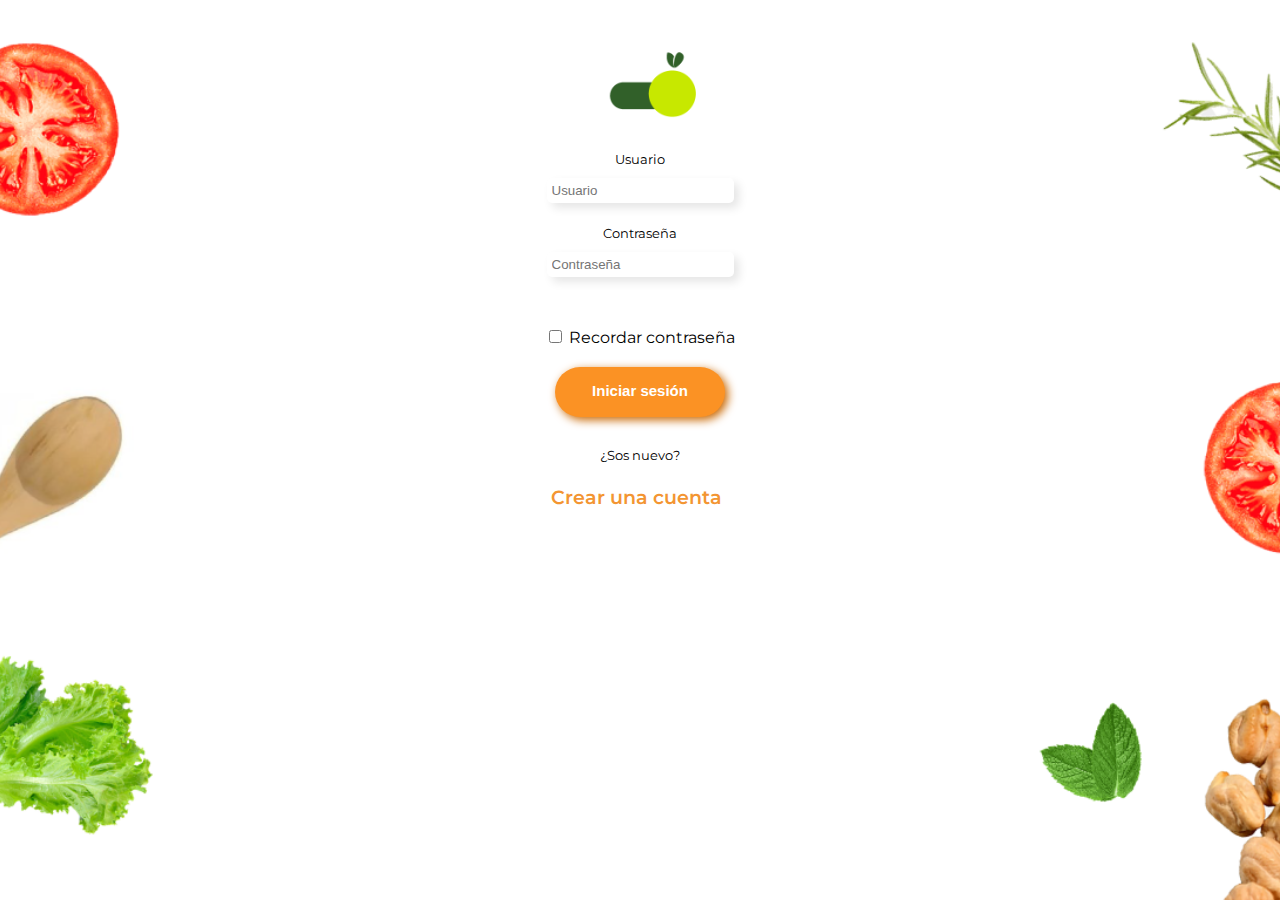
<file: iniciar-sesion.html>
<!doctype html>
<html>
<head>
<meta charset="utf-8">
<link rel="stylesheet" href= "style.css">
<link rel="icon" type="image/jpg" href="img/planner/Untitleda.png">
<title>Nutri-on</title>
</head>

<body>
	
	<div class="seccioniniciosesion">
	
	<div class="imagenfondo"> </div>
	
	<div id= "iconologo">
		<img src= "img/registro/icono-01.svg" width="100" height= "69" alt= "logo">
	</div>
	
	<main> 
		<section class= "formulario">
			<label class="datosregistro" for="usuario">Usuario</label>
			<form> 
				<input class= "tipear" type= "text" name="usuario" placeholder= "Usuario" id="usuario">
			</form>
			
			<label class="datosregistro" for= "contra">Contraseña</label>
			<form> 
				<input class= "tipear" type= "text" name= "contraseña" placeholder= "Contraseña" id="contra">
			</form>
		</section>
		
		<section class= "registro"> 
			<input type= "checkbox" name= "Recordar" id= "recordarme">
			<label for="recordarme"> Recordar contraseña </label>
		</section>
		
		<div class="inicioboton">
			<button class= "iniciarsesion"><a href="perfil-usuario.html"> <span>Iniciar sesión </span></a></button>
		</div>
		
		<section class= "crearcuenta">
			<a href="registrarse.html"><p>¿Sos nuevo?</p>
			<button> Crear una cuenta </button></a>
			
		</section>
		
	</main>
	</div>
	
</body>
</html>
</file>
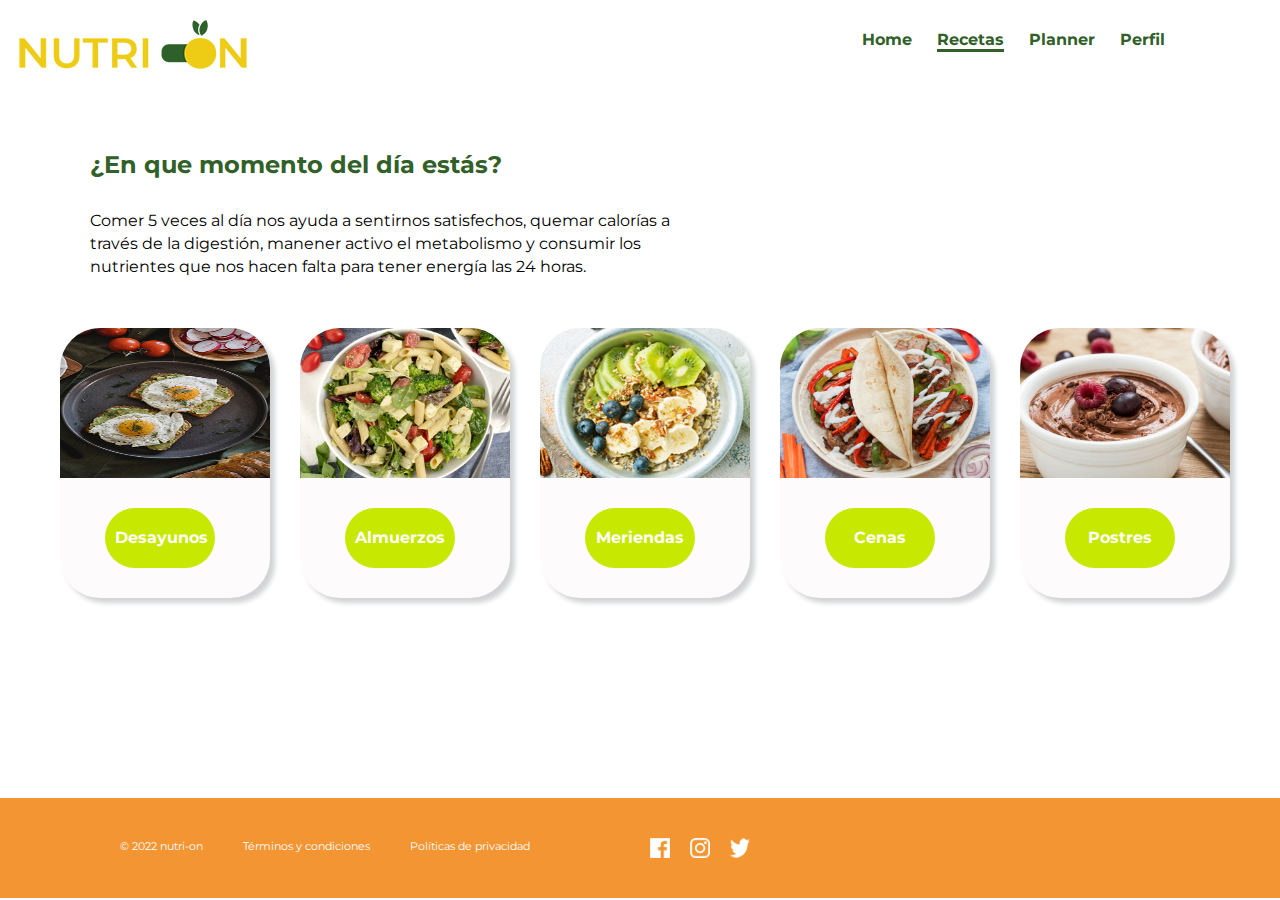
<file: momento-del-dia.html>
<!doctype html>
<html>
<head>
<meta charset="utf-8">
<title>Nutri-on</title>
	<link rel="stylesheet" href="style.css">
	<meta name="viewport" content="width=device-width, initial-scale=1.0">
	<link rel="icon" type="image/jpg" href="img/planner/Untitleda.png">
</head>

<body>
	<header>
		<img src="img/home/logoprincipal.png" width="236" height="53" alt="logo nutri-on"/>
		<nav class="botonera">
			<ul> 
				<li><a href="index.html">Home</a></li>
				<li><a class="click">Recetas</a></li>
				<li><a href="planner.html">Planner</a></li>
				<li><a>Perfil</a></li>
			</ul>
		</nav>
	
	</header>
	
	<main> 
		<section class="momentosdeldia">
			<h3> ¿En que momento del día estás?</h3>
			<p>Comer 5 veces al día nos ayuda a sentirnos satisfechos, quemar calorías a través de la digestión, manener activo el metabolismo y consumir los nutrientes que nos hacen falta para tener energía las 24 horas. </p>
		</section>
			
			
		<div class="cardsmomentos">
		<article class= "card">
			<img src="img/momento-del-dia/tostada.jpg" width="100" height="239" alt="avocado-toast"/>
			<p class="boton2"> <a href="todosdesayunos.html"> Desayunos</a></p>
		</article>
		
		<article class= "card">
			<img src="img/momento-del-dia/ensalada_pasta.jpeg" width="302" height="239" alt="ensalada"/>
			<p class="boton2">Almuerzos</p>
		</article>
		
		<article class= "card">
			<img src="img/momento-del-dia/bowl_frutas.png" width="302" height="239" alt="bowl-frutas"/>
			<p class="boton2">Meriendas</p>
		</article>
		
		<article class= "card">
			<img src="img/momento-del-dia/tacos.jpeg" width="302" height="239" alt="tacos"/>
			<p class="boton2">Cenas</p>
		</article>
		
		<article class= "card">
			<img src="img/momento-del-dia/mousse.jpg" width="302" height="239" alt="mousse"/>
			<p class="boton2">Postres</p>
		</article>
		</div>
	</main>
	
	<footer>
		<p>© 2022 nutri-on</p>
		<p>Términos y condiciones</p>
		<p>Políticas de privacidad</p>
		<div class="redessociales">
			<img src="img/home/facebook.png" width="20" height="20" alt="facebook">
			<img src="img/home/instagram.png" width="20" height="20" alt="instagram">
			<img src="img/home/twitter.png" width="20" height="20" alt="twitter">
		</div>
	</footer>
		
</body>
</html>
</file>
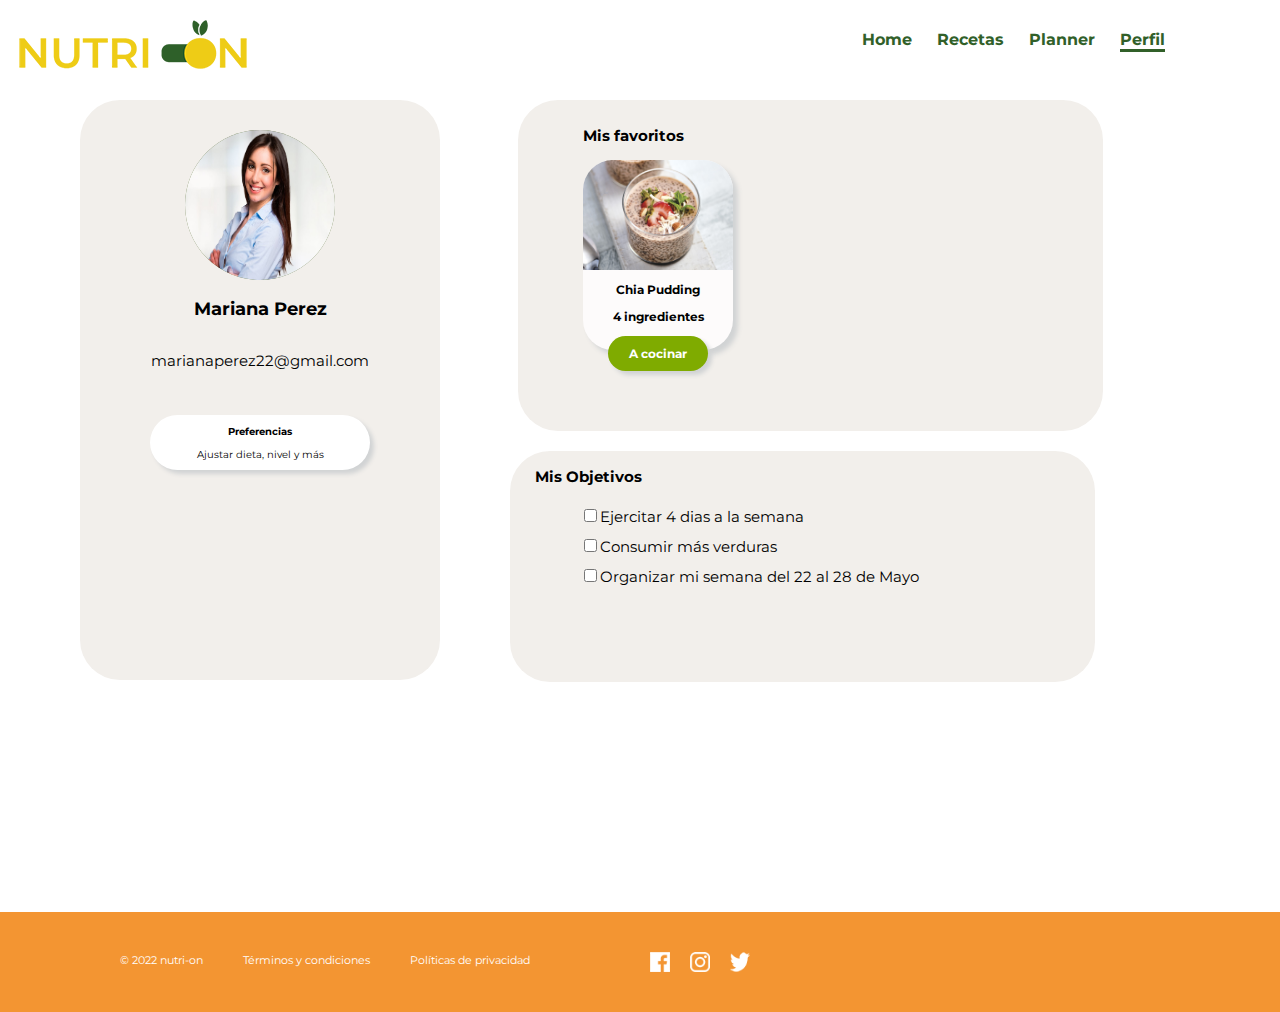
<file: perfil-usuario.html>
<!doctype html>
<html>
<head>
<meta charset="utf-8">
<title>Nutri-on</title>
<link href="style.css" rel="stylesheet" type="text/css">
<link rel="icon" type="image/png" href="img/planner/Untitleda.png">
</head>

<body>
	<header>
		<img src="img/home/logoprincipal.png" width="236" height="53" alt=""/>
		<nav class="botonera">
	  		<ul> 
				<li><a href="index.html">Home</a></li>
				<li><a href="momento-del-dia.html">Recetas</a></li>
				<li><a href="planner.html">Planner</a></li>
				<li><a class="click">Perfil</a></li>
	 		</ul>
		</nav>
	</header>
	
	<main>
		<section class="seccionperfil">
			<article class="tarjeta1">
				<div class="circulo">
					<img src="img/seccionperfil/imagen-perfil.jpg" width="150" height="150" alt="" class="imagenperfil"/>
				</div>
				
					<h3>Mariana Perez</h3>
					<p>marianaperez22@gmail.com</p>
				
				<div class="botonperfil">
					<b>Preferencias</b><p>Ajustar dieta, nivel y más</p>
				</div>
			</article>
			
			<div class="tarjetas">
			<article class="tarjeta2">
				<p class="misfavoritos">Mis favoritos</p>
				<div class="cardfavoritos">
					<img src="img/seccionperfil/pudin-de-chia.jpg" width="160" height="110" alt=""/>
					<p class="chia">Chia Pudding</p>
					<p class="4ingredientes">4 ingredientes</p>
					<div class="mover"><p class="botoncocinar3">A cocinar</p></div>
				</div>
			</article>
			<article class="tarjeta3">
				<p><b>Mis Objetivos</b></p>
						<ul>
							<li> <input type="checkbox">Ejercitar 4 dias a la semana</li>
							<li> <input type="checkbox">Consumir más verduras</li>
							<li> <input type="checkbox">Organizar mi semana del 22 al 28 de Mayo</li>
						</ul>
			
			</article>
			</div>
		</section>
	</main>
	
	
	<footer>
	  	<p>© 2022 nutri-on</p>
		<p>Términos y condiciones</p>
		<p>Políticas de privacidad</p>
		<div class="redessociales">
			<img src="img/home/facebook.png" width="20" height="20" alt="facebook">
			<img src="img/home/instagram.png" width="20" height="20" alt="instagram">
			<img src="img/home/twitter.png" width="20" height="20" alt="twitter">
		</div>
	</footer>
	
</body>
</html>
</file>
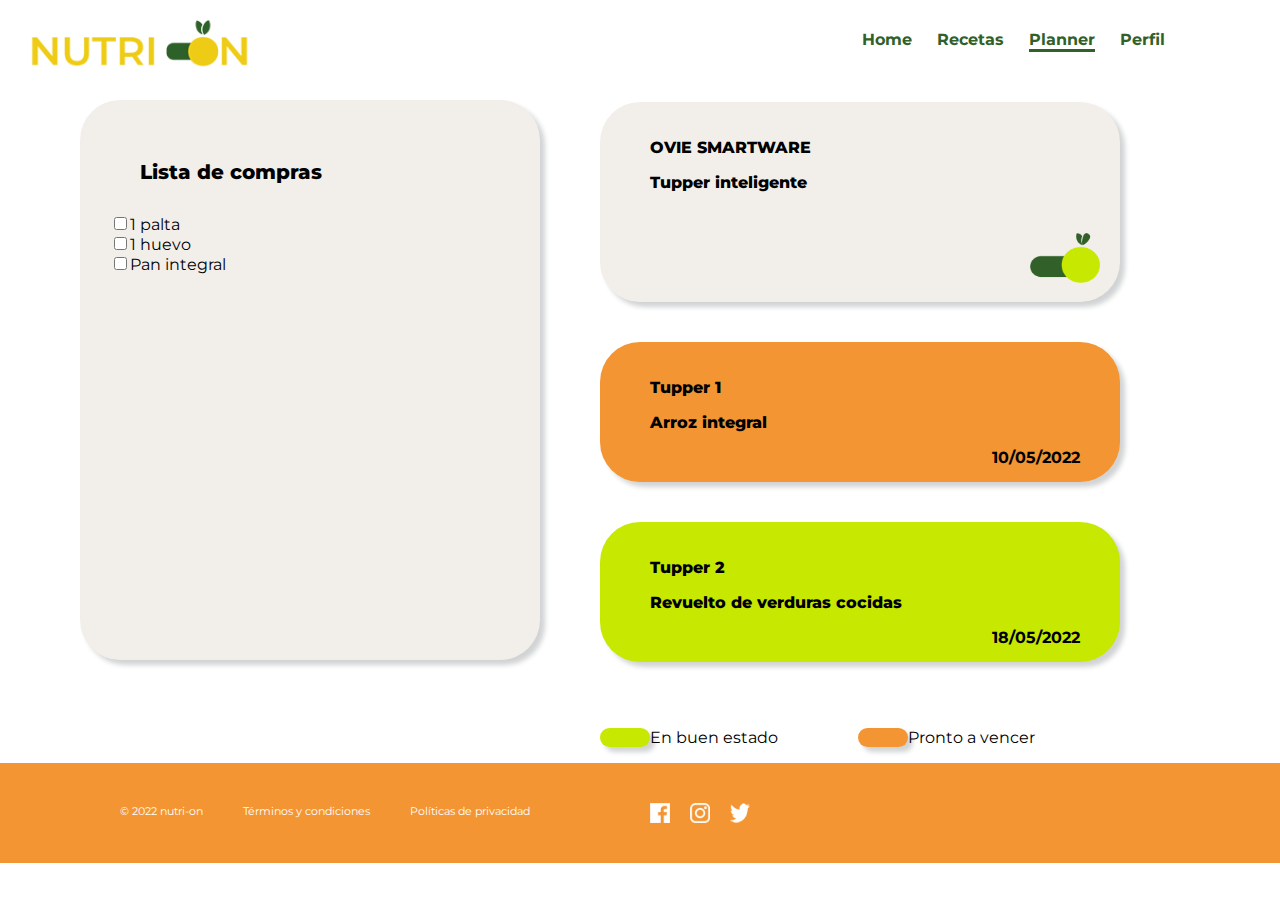
<file: planner.html>
<!doctype html>
<html>
<head>
<meta charset="utf-8">
<title>Nutri-On</title>
<link href="style.css" rel="stylesheet" type="text/css">
<link rel="icon" type="image/svg" href="img/icono-01.svg">
</head>

<body>
	<header>
		<img src="img/home/logoprincipal.png" width="236" heigth="53" alt="logoprincipal">
		<nav class="botonera">
			<ul>
				<li><a href="index.html">Home</a></li>
				<li><a href="momento-del-dia.html">Recetas</a></li>
				<li><a class="click">Planner</a></li>
				<li><a href="perfil-usuario.html">Perfil</a></li>
			</ul>
		</nav>
		
	</header>
	
	<main>
		<section class="planner">
		<article class="listadecompras">
			<p>Lista de compras</p>
		<article>
			<li> <input type="checkbox">1 palta</li>
							<li> <input type="checkbox">1 huevo</li>
							<li> <input type="checkbox">Pan integral</li>
			
		</article>
		</article>
			
		<section class="cardsplanner">
		<article class="card1">
			<p>OVIE SMARTWARE</p>
			<p>Tupper inteligente</p>
			<img src="img/planner/Untitleda.png" width="70" height="50" alt=""/> 
		</article>
		
		<article class="card2">
			<p>Tupper 1</p>
			<p>Arroz integral</p>
			<b>10/05/2022</b>
		</article>
		
			<article class="card3">
			<p>Tupper 2</p>
			<p>Revuelto de verduras cocidas </p>
			<b>18/05/2022</b>
		</article>	
			
			<article class="botenes">
				<p class="botonop1"> </p>
				<p>En buen estado</p>
				
<p class="botonop2"></p>
				<p>Pronto a vencer</p>
			</article>	
		</section>	
			
		</section>		
	</main>
	<footer>
	  <p>© 2022 nutri-on</p>
		<p>Términos y condiciones</p>
		<p>Políticas de privacidad</p>
		<div class="redessociales">
			<img src="img/home/facebook.png" width="20" height="20" alt="facebook">
			<img src="img/home/instagram.png" width="20" height="20" alt="instagram">
			<img src="img/home/twitter.png" width="20" height="20" alt="twitter">
		</div>
	</footer>
</body>
</html>
</file>
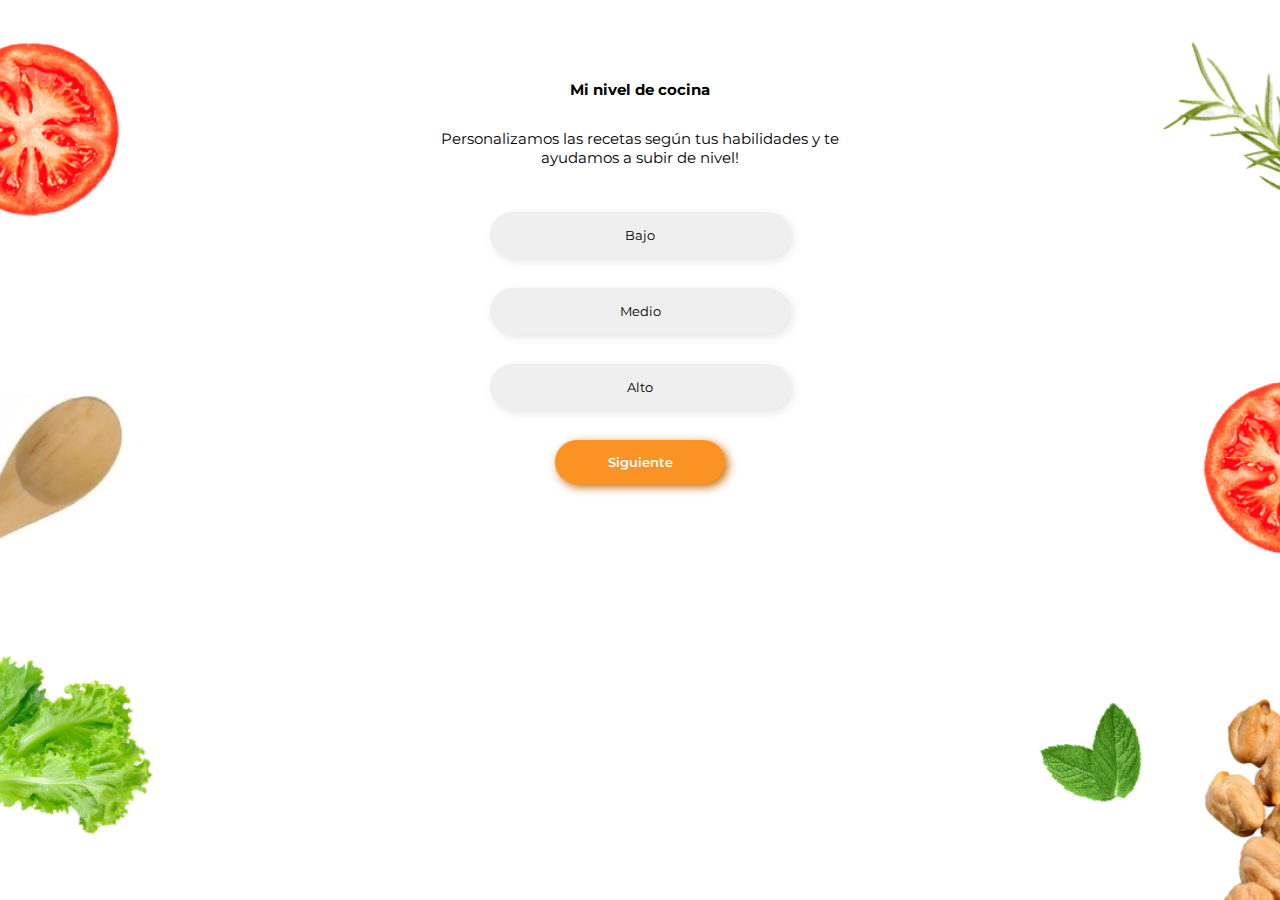
<file: preguntas.html>
<!doctype html>
<html>
<head>
<meta charset="utf-8">
<link rel="stylesheet" href= "style.css">
<link rel="icon" type="image/jpg" href="img/planner/Untitleda.png">
<title>nutri-on</title>
</head>

<body>
	
	<div class= "imagenfondo"> </div>
	
	<main> 
		<section class= "preguntas">
			<p class="titulopreguntas"> Mi nivel de cocina </p>
			<p> Personalizamos las recetas según tus habilidades y te ayudamos a subir de nivel! </p>
		
		
		<section class="niveles">
			<button class= "nivel"> <span> Bajo </span> </button>
			<button class= "nivel"> <span> Medio </span> </button>
			<button class= "nivel"> <span> Alto </span> </button>
		</section>
		
		<div class="botonsiguiente">
			<button class= "botonsig"><a href="iniciar-sesion.html"> <span>Siguiente </span></a> </button>
		</div>
		</section>
	</main>
	
	
	
	
</body>
</html>
</file>
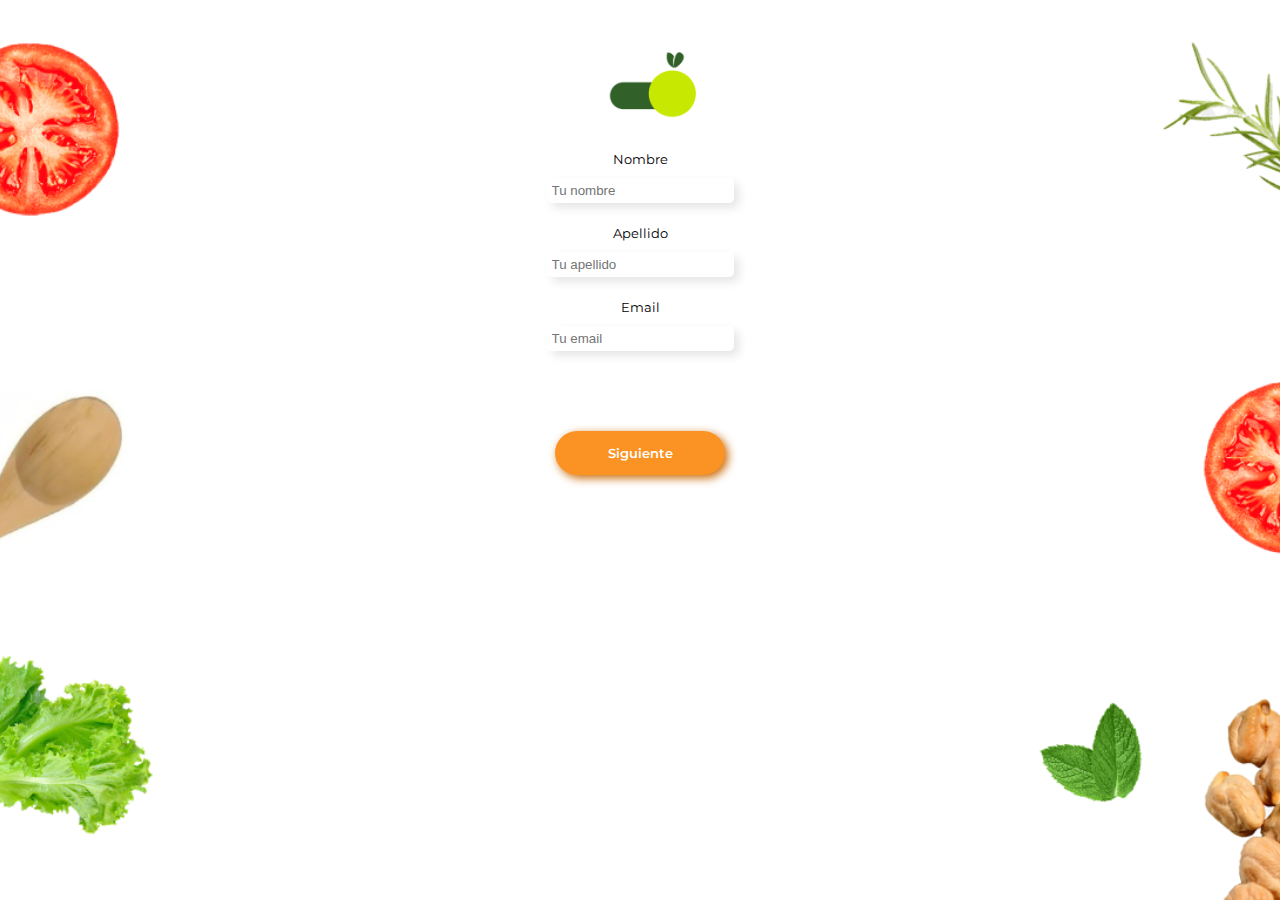
<file: registrarse.html>
<!doctype html>
<html>
<head>
<meta charset="utf-8">
<link rel="stylesheet" href="style.css">
<link rel="icon" type="image/jpg" href="img/planner/Untitleda.png">
<title>Nutri-on</title>
</head>

<body>
	
	<div class= "imagenfondo"> </div>
	<section>
	<div id="iconologo">
		<img src= "img/registro/icono-01.svg" width="100" height= "69" alt= "logo">
	</div>
	</section>
	
	
	<main> 
		<section class= "formulario">
			<label class="datosregistro" for="nombre">Nombre</label>
			<form> 
				<input class= "tipear" type= "text" name="nombre" placeholder= "Tu nombre" id="nombre">
			</form>
			
			<label class="datosregistro" for= "apellido">Apellido</label>
			<form> 
				<input class= "tipear" type= "text" name= "apellido" placeholder= "Tu apellido" id="apellido">
			</form>
			
			<label class="datosregistro" for= "email">Email</label>
			<form> 
				<input class= "tipear" type= "text" name= "email" placeholder= "Tu email" id="email">
			</form>
		</section>
		
		<div class="botonsiguiente">
			<button class= "botonsig"><a href="preguntas.html"><span>Siguiente </span></a>  </button>
		</div>
		
	</main>
		
	
</body>
</html>
</file>
<file: style.css>
@charset "utf-8";
/* CSS Document */
@import url('https://fonts.googleapis.com/css2?family=Montserrat:ital,wght@0,100;0,200;0,300;0,400;0,500;0,600;0,700;0,800;0,900;1,100;1,200;1,300;1,400;1,500;1,600;1,700;1,800;1,900&display=swap');

body {font-family: montserrat;
	margin: 0;
	box-sizing: border-box;
	}


h2 {
	background-color: #FB9224;
	border-radius:40px;
	box-shadow: 4px 4px 20px #FB9224;
	color:white;
	font-size:0.9em;
	padding: 10px 10px 10px 10px;
	width: 200px;
	text-align: center;
	margin-left:  80px;
	margin-bottom: 80px;
}

h2 a {
	text-decoration: none;
	color:white;
}


h2:hover {
	color:#C47318;
	box-shadow: 4px 4px 20px #C47318;
}



/*-------------HEADER------------*/

header {
	margin-top: 0;
	box-sizing: border-box;
	width:100%;
	height:80px;
	background-color:#FFFFFF;
	display: flex;
	justify-content: flex-end;
	position: fixed;
	top:0;
}

header img {
	margin: 20px 0px 10px 5000px;
}

.botonera ul  {
	color:#316029;
	font-weight:bold;
	font-size: 1em;
	list-style:none;
	display: flex;
	justify-content: flex-end;
	margin:20px 90px 20px 570px;
	}

.botonera li {
	margin-top: 10px;
	padding-right: 25px;
	}

.botonera a {
	text-decoration: none;
	color:#316029;
	font-weight:bold;
	}

.botonera a:hover{
	color:#FB9224;
	transform: scale(1.2);
	border-bottom:solid;
	border-bottom-color: #FB9224;
	
}



.clickhome{
	border-bottom:solid;
	border-bottom-color:#316029;
}


/*------------- SECCION / HOME-----------------------------------*/


/*-------------bienvenida------------*/
.bienvenida {
	display: flex;
	justify-content: center;
	padding:0px;
	margin:80px 0px 150px 0px;
}

.presentacion {
	box-sizing: border-box;
	display:flex;
	flex-direction: column;
	align-items:center;
	margin: 0px 0px 0px 90px;;

}

.presentacion p { 
	font-size: 1em;
	font-weight:500;
	text-align: center;
	width: 300px;
}


.imagenverduras img {
	width:80%;
	height: auto;
	margin:0px;
	padding:0px;
	box-sizing: border-box;
	display:flex;
	flex-direction: row;
	justify-content: center;
	transform: scale(1.1);
	transform-style: flat;
	animation-name:canasta;
	animation-duration: 8s;
	animation-timing-function: ease-in;
	animation-direction:normal;
	animation-iteration-count: infinite;
}


@keyframes canasta {
	0%{ transform: rotate(5deg);}
	
	10%{ 
		transform: rotate(-10deg);}
	
	50%{
		transform: rotate(5deg);}
	
	80%{ 
		transform: rotate(-10deg);}
	
	100%{
		animation-play-state: paused;}
}
	



/*-------------introducción------------*/

.home  {
	background-image:url("img/home/fondo-home.svg");
	background-repeat: repeat-x;
	background-position:center 450px; 
	width: auto;
	padding-top:50px;

}


  h1 { 
	font-weight: bold;
	font-size: 1.9em;
	color:#316029;
	margin-left: 50px;
}

.recetaindividual a {
	text-decoration: none;
	color: black
	
}

.recetaindividual {
	background-color: #FFFFFF;
	border-radius:40px;
	padding: 0px 0px 10px 0px;
	margin: 10px 10px 10px 10px;
	width: 200px;
	text-align: center;
}

.recetaindividual:hover {
	transform: scale(1.2);
	box-shadow: 4px 4px 20px #636363;

}

.recetaindividual p { 
	font-weight:bold;
	font-size: 1em;
	}

.recetaindividual img {
	border-radius: 40px 40px 0px 0px;
	width: 100%;
	height: 180px;
	margin: 0px;
	padding: 0px;
}

.recetas {
	display:flex;
	justify-content: center;
	padding-bottom: 50px;
}


/*-------------valores------------*/

.nuestrosvalores {
	padding-top: 150px;
	padding-bottom: 60px;}

.nuestrosvalores h1 {
	margin-left: 80px;
}

.valorindividual {
	display: flex;
	flex-direction: column;
	align-items: center;
	width: 100px;
	margin: 20px 80px 20px 80px;
	padding: 20px 1px 50px 1px;
}

.valores {
	display:flex;
	flex-direction:row;
	justify-content: center;
	
}

.valores p {
	font-weight: 500;
	text-align:center;
	justify-content: flex-start;
	padding-top:10px;
	font-size: 1.4em;
}
.valorindividual img {
	transform:rotate(3deg);
	transform-style: flat;
	animation-name:verduravalor;
	animation-duration: 5s;
	animation-timing-function: ease-in;
	animation-direction:normal;
	animation-iteration-count: infinite;
}

@keyframes verduravalor {
	0%{transform: translateY(0px)}
	
	20%{transform: translateY -20px;
	transform: rotate(-100deg)}
	
	40%{transform: translateY 5px;}
	
	60%{transform: translateY( -10px);}
	
	80%{transform: translateY( 5px);}
	
	100%{transform: translateY(0px);}
}

/*-------------testimonios------------*/

.testimonios {
	padding:60px 100px 70px 100px;
	margin:0px;
	display:flex;
	flex-direction:row;
	justify-content: center;
	height: 400px;
}

#secciontestimonios {
	background-color:#316029;
}

.testimonioind {
	color:white;
	border: solid;
	border-radius:40px;
	padding: 0px 0px 1px 0px;
	margin: 10px 20px 10px 20px;
	width: 600px;
	heigth: auto;
	text-align: center;
}

.testimonioind img {
	border-radius: 40px 40px 0px 0px;
	width: 100%;
	height: auto;
	margin: 0px;
	padding: 0px;
	}

.testimonioind p{
	font-style: italic;
	font-size: 0.7em;
	text-align: center;
	align-content: center;
	padding: 0px 10px 10px 10px;
}

#secciontestimonios h1 {
	color:white;
	display: flex;
	flex-direction: column;
	text-align:left;
	padding:60px 100px 0px 110px;
	margin: 0px 10px 0px 10px;
}

/*------------- REGISTRARSE-----------------------------*/


.imagenfondo {
	background: url("img/registro/backgroud.svg") no-repeat center center;
	width: 100%;
	height: 100%;
	position: absolute;
	background-size: cover;
	z-index: -1;
	margin-top:0;
	padding-top:0;
}

#iconologo  {
	display: grid;
	place-items: center;
	margin-top: 0px;
	padding-top:50px;
	margin-left: 5px;
}

.botonsiguiente {
	align-content: center;
  	top: 50%;
  	left: 50%;
	display: grid;
	place-content: center;
}

.botonsig{
	background-color: #FB9224;
	border-radius: 50px 50px;
	color: white;
	width: 170px;
	text-align: center; 
	font-weight: 600;
	box-shadow: 3px 3px 10px #C96700;
	margin-top: 200px;
	margin-bottom: 50px;
	display: flex;
	justify-content: center;
 	position: relative;
  	margin: 30px 0;
	border: none;
  	padding: 14px 60px;
	cursor: pointer;
  	overflow: hidden;
  	transition: 1s all ease;
}

.botonsig::after{
  	background: #F4B16B;
  	content: "";
  	position: absolute;
  	top: 50%;
  	left: 50%;
  	transform: translate(-50%,-50%);
  	z-index: 1;
	transition: all 0.6s ease;
	width: 0%;
  	height: 100%;
	cursor: pointer;
	overflow: hidden;
	
}

.botonsig:hover::after{
  	width: 100%;
}

.botonsig span {
	position:relative;
	z-index: 2;
	font-family: montserrat;
}

.botonsig a {
	text-decoration:none;
	color: white;}

.formulario {
	margin: 80px 0 30px 0;
	text-align: center;
}

.tipear {
	margin: auto;
	margin-top: 10px;
	margin-bottom: 20px;
	border: #8E8E8E;
	border-radius: 5px 5px;	
	padding: 5px; 
	box-shadow: 5px 5px 10px #E6E6E6;
}

.datosregistro {
	font-size: 13px;
	margin-top: 10px;
}

/*------------- iniciar sesion-----------------------------*/

.seccioniniciosesion {
	display: grid;
	place-content: center;}


.inicioboton {
	align-content: center;
  	top: 50%;
  	left: 50%;
}

.iniciarsesion{
	background-color: #FB9224;
	border-radius: 50px 50px;
	color: white;
	width: 170px;
	height: 50px;
	text-align: center; 
	font-weight: 600;
	box-shadow: 3px 3px 10px #C96700;
	display: flex;
	align-content: center;
	justify-content: center;
 	position: absolute;
  	margin: 20px 0px 10px 10px;
	border: none;
  	padding: 15px 5px 0px 5px;
	cursor: pointer;
  	overflow: hidden;
  	transition: 1s all ease;
}

.iniciarsesion a {
	text-decoration:none;
	color: white;
	position:absolute;
	z-index: 2;
}

.iniciarsesion::after{
  	background: #F4B16B;
  	content: "";
  	position: absolute;
  	top: 50%;
  	left: 50%;
  	transform: translate(-50%,-50%);
  	z-index: 1;
	transition: all 0.6s ease;
	width: 0%;
  	height: 100%;
	cursor: pointer;
	overflow: hidden;
}

.iniciarsesion:hover::after{
  	width: 100%;
}

.iniciarsesion span {
	font-weight: 600;
	font-size: 15px;
}

.formulario {
	margin: 30px 0 30px 0;
	text-align: center;
}


.datosregistro {
	font-size: 13px;
	margin-top: 10px;
	text-align: center;
}

.crearcuenta {
	margin-top:80px;
	margin-bottom: 5px;
	padding: 10px 0;
}
.crearcuenta p {
	margin-top: 10px;
	font-size: 13px; 
	text-align: center;
}

.crearcuenta button {
	font-family: montserrat;
	color: #F39532;
	text-align: center;
	font-size: 19px;
	font-weight: 600;
	cursor: pointer;
	background-color: #FFFFFF;
	border: none;
	display: flex;
	align-content: center;
	justify-content: center;
	padding-top: 10px;
}

.crearcuenta button:hover {
	color: #B65D00;
	cursor: pointer;
}

.crearcuenta button:focus {
	color: #B65D00;
	cursor: pointer;
}

.crearcuenta a {
	text-decoration: none;
}

.crearcuenta a p {color:black}

/*------------- preguntas iniciar sesion-----------------------------*/

.titulopreguntas {
	text-align: center;
	margin-top: 80px;
	font-weight: bold;
}


.preguntas {
	display: grid;
	place-content: center;}

.preguntas p {
	text-align: center;
	font-size: 15px;
	width: 400px;
}


.niveles {
	display: grid;
	place-items: center;
	text-align: center;
}

.nivel {
	border: #8E8E8E;
	border-radius: 50px 50px;
	color: #000000;
	width: 300px;
	padding: 15px 0;
	text-align: center; 
	box-shadow: 3px 3px 10px #E6E6E6;
	margin-top: 30px;
	cursor: pointer;
  	overflow: hidden;
	font-family: montserrat;
}

.nivel:hover {
	background-color: #F4B16B;
	box-shadow: 3px 3px 10px #C96700;
}

.nivel:focus {
	background-color: #F4B16B;
	box-shadow: 3px 3px 10px #C96700;
	width: 100%;
}

/*------------- SECCION / MOMENTO DEL DIA-----------------------------*/

.momentosdeldia h3 {
	color:#316029;
	font-style: normal;
	font-weight: 700;
	font-size: 1.5em;
	line-height: 29px;
	margin: 150px 90px 30px 90px;
}

.momentosdeldia p {
	color:#000000;
	font-style: normal;
	font-size: 1em;
	line-height: 23px;
	width:600px;
	margin: 0px 0px 50px 90px;}

.click {
	border-bottom:solid;
	border-bottom-color: #316029;
}

.card {
	background-color: #FDFBFB;
	border-radius:40px;
	padding: 0px 10px -5px 20px;
	margin: 0px 10px 200px 20px;
	width: 210px;
	height: auto;
	text-align: center;
	box-shadow: 5px 5px 5px #d1d3d4;
	font-family: montserrat;
	position: static;
	display: inline-block;
	justify-content: center;
	
}
.cardsmomentos{
	display: flex;
	justify-content: center;
}

.card img {
	border-radius: 40px 40px 0px 0px;
	width: 100%;
	height: 150px;
	display: block;
	padding-left: 0;
}

.card p {
	font-weight:bold;
	font-size: 1em;
}

.card a {
	text-decoration: none;
	color: white;
}

.boton2  {
	background-color: #7FAB00;
	border-radius: 30px 30px;
	color: white;
	font-size: 1.8em;
	padding: 20px 10px 0px 10px;
	width: 100px;
	text-align: center;
	margin: 30px 10px;
	position: static;
	display: inline-block;
	justify-content: center;
}

.card:hover {
	transform: scale(1.2);
	box-shadow: 4px 4px 20px #636363;
}

/*------------- todos los desayunos-----------------------------*/

.titulodesayunos h3 {
	color:#316029;
	font-style: normal;
	font-weight: 700;
	font-size: 1.5em;
	line-height: 29px;
	margin: 150px 90px 30px 90px;
}

.titulodesayunos p {
	color:#000000;
	font-style: normal;
	font-size: 1em;
	line-height: 23px;
	width:600px;
	margin: 0px 0px 10px 90px;}


.todascardsdesayunos {
	display:flex;
	display: inline-block;
	justify-content: center;
	margin: 20px 80px 50px 80px;
	flex-wrap: wrap;
}

.carddesayunos {
	background-color: #FDFBFB;
	border-radius:40px;
	padding: 0px 0px 0px 0px;
	margin: 20px 50px 50px 20px;;
    width: 300px;
	height: 380px; 
	box-shadow: 5px 5px 5px #d1d3d4;
	text-align: start;
	display: inline-block;
	justify-content: center;
}

.carddesayunos p {
	margin-left: 20px;
	}

.carddesayunos img {
	display:flex;
	justify-content: center;
	border-radius: 40px 40px 0px 0px;
	width: 100%;
	height: 150px;
	padding-left: 0;
}

.botoncocinar {
	background-color:#9DCF0D;
	border-radius: 30px 30px;
	box-shadow: 5px 5px 5px #d1d3d4;
	color: white;
	width: 100px;
	padding: 10px;
	text-align: center;
	font-weight: 800;
	display: inline-block;
	justify-content: center;
	margin-left: 90px;
	position: relative;
	cursor:pointer;
	overflow:hidden;
	transition: 1s all ease;
}

.botoncocinar a {
	text-decoration: none;
	color:white;
}

.botoncocinar:after {
	background-color: #316029;
	content: "";
	position: absolute;
	top:50%;
	left:50%;
	transform: translate(-50%,-50%);
	z-index: 1;
	transition: all 0.6 ease;
	width: 0%;
	height: 100%;
	cursor: pointer;
	}
	
.botoncocinar:hover {
	background-color:#316029;
	cursor: pointer;
	}

.botoncocinar:span {
	position: relative;
	z-index: 2;
	}

.botoncocinar:active {
	background-color:#316029;
	cursor: pointer;
	}


.info img {
	width: 30px;
	height: 30px;
	display: inline-block;
	padding-top: 10px;
	padding-right: 10px; 
	align-items: center;
	margin-left: 45px;
}	

.info p {
	width: 67px;
	display: inline-block;
	align-items: center;
	padding-bottom: 5px;
	padding-right: 5px;
	text-align: center;
}
.bold {
	font-weight: 800;
	}

.estrella1 img {
	width: 50px;
	height: 50px;
	box-shadow: 5px 5px 5px #938A86;
	border-radius: 50%;
	}
		
.desayunoimg {
	display: flex;
	}

.estrella1 {
	display: flex;
	margin-left: -60px;
	margin-top: 10px;
	}

.buscar {
	display: flex;
	justify-content: center;
	align-items: center;
	position: absolute;
	left: 34%;
	top: 26%;
	background: #FB9224;
	padding: 5px;
	border-radius: 40px; 
}

.buscartexto {
	border: none;
	background: none;
	outline: none;
	color: white;
	font-size: 14px;
	float: left;
	line-height: 20px;
	transition: .3s;
	width: 45px;
}

.buscar:hover > .buscartexto {
		width: 250px;
}


/*-------------RECETA-DESAYUNO--------------------------*/


.clickrecetas {
	border-bottom: solid;
	border-bottom-color: #316029;
}

.recetacompleta {
	box-sizing: border-box;
	border-radius: 40px;
	box-shadow: 4px 4px 20px #000000;
	display:flex;
	flex-direction:row;
	justify-content: center;
	max-width:100%;
	height: auto;
	margin:150px 110px 90px 100px;
	padding:0px 10px 0px 0px;
}

.receta h3 {
	color:#316029;
	font-size: 2.2em;
	font-weight: 800;
	padding:1px;
	padding-top:20px;
	margin:2px;
}

.receta h4 {
	font-size: 1.5em;
	font-weight: 800;
	padding:0px;
	margin:40px 0px 0px 0px;
}

.receta  {
	padding: 10px 20px 10px 40px;
	width:80%;
	align-items: flex-start;
}

.recetacompleta img {
	border-bottom-left-radius:40px; 
	border-top-left-radius: 40px;
	padding:0px;
	margin:0px;
 }


.ingredientes li {
		list-style: none;
		padding:8px 0px 5px 0px;
}
.ingredientes ul {padding:10px 0px 5px 0px;}


.informacion img {
	border-radius: 0px;
	width:8%;
	margin:0px;
	padding:0px;
}

.informacion p{
	margin: 10px 60px 10px 5px;
	padding: 10px 10px 10px 10px;
}
	
	
.informacion {
	border-bottom: solid #000000;
	display:flex;
	flex-direction: row;
	justify-content: flex-start;
	margin: 0px 80px 10px 5px;
	padding: 50px 10px 10px 10px;
}

.video p {
	padding-left: 90px;
	font-weight:bold;}

.video video { padding:5px 10px 60px 90px; }



.otrosdesayunos p{
	padding-left: 90px;
	font-weight:bold;
}


.galeria {
	width: 100%;
	display:flex;
	justify-content:flex-start;
	margin: 10px 70px 50px 80px;
	padding: 10px;

}

.galeria a img {
	padding-right: 30px;
}


.galeria img {
	width:150px;
	margin: 5px 0px 6px 0px;
	padding: 5px 0px 6px 0px;
}

/*-------------SECCION PERFIL---------------------*/

.circulo {
	padding-left: 0%;
	width: 150px;
	height: 150px;
	background-color: darkolivegreen; 
	border-radius: 100%;
}

.imagenperfil {
	padding-left: 0%;
}

.circulo img {
	width: 100%;
	height: 100%;
	border-radius: 100%;
}

.tarjeta1 { 
	width: 300px;
	height: 520px;
	background-color:#f2efeb;
	padding: 30px;
	padding-left: 30px;
	margin-left: 80px;
	margin-top: 100px;
	border-radius: 40px;
	display: flex;
	flex-direction: column;
	align-items: center;
}

.tarjeta2 {
	width: 550px;
	height: 320px;
	background-color:#f2efeb;
	border-radius: 40px;
	margin: 20px 0px 10px 78px;
	padding:1px 10px 10px 25px;
}

.tarjeta3 {
	width: 550px;
	height: 220px;
	background-color:#f2efeb;
	border-radius: 40px;
	margin: 20px 0px 10px 70px;
	padding:1px 10px 10px 25px;
}
.tarjeta3 h4 {margin-left:50px;}

.tarjeta3 ul li {
	list-style: none;
	padding:5px;
	}

.seccionperfil {
	display:flex;
	flex-direction: row;
	justify-content: flex-start;
	margin-bottom: 100px;
}

.tarjetas {
	padding-top: 80px;
}

.seccionperfil h3 {
	font-weight: bold;
}

.seccionperfil  {
	font-size: 15px;
	padding-bottom: 120px;
}

.botonperfil {
	display: flex;
	flex-direction: column;
	align-items: center;
	font-size: 10px;
	height: 45px;
	width: 220px;
	background-color: #FFFFFF;
	border-radius: 40px;
	margin-top: 30px;
	padding: 10px 0px 0px 0px;
	box-shadow: 4px 4px 4px #d1d3d4;
}

.botonperfil:hover {
	background-color: #FB9224;
	color: white;
	transform: scale(1.2)
}

.misfavoritos {
	padding-top: 10px;
	padding-left: 40px;
	font-weight: bold;
}

.cardfavoritos {
	background-color: #FDFBFB;
	border-radius: 30px;
	padding: 0px 10px -5px 20px;
	margin: 0px 20px 200px 40px;
	width: 150px;
	height: 190px;
	text-align: center;
	box-shadow: 5px 5px 5px #d1d3d4;
	font-family: montserrat;
	position: static;
	display: inline-block;
	justify-content: center;
}

.cardfavoritos img {
	border-radius: 30px 30px 0px 0px;
	width: 100%;
	height: 110px;
	display: block;
	padding-left: 0;
}

.cardfavoritos p {
	font-weight:bold;
	font-size: 12px;
}

.cardfavoritos a {
	text-decoration: none;
	color: white;
}

.cardfavoritos:hover {
	transform: scale(1.1);
	box-shadow: 4px 4px 20px #636363;
}

.botoncocinar3 {
	display: flex;
	flex-direction: column;
	align-items: center;
	font-size: 12px;
	height: 25px;
	width: 100px;
	background-color: #7FAB00;
	border-radius: 20px;
	padding: 10px 0px 0px 0px;
	box-shadow: 4px 4px 4px #d1d3d4;
}

.mover {
	padding-left: 25px;
	padding-top: 0px;
}

.mover p {
	color: white;
}

/*-------------SECCION PLANNER---------------------*/

.listadecompras {
	width: 400px;
	height: 500px;
	background-color:#f2efeb;
	padding: 30px;
	margin-left: 80px;
	margin-top: 100px;
	border-radius: 40px;
	box-shadow: 5px 5px 5px #d1d3d4;
	}

.listadecompras p {
	font-weight: 800;
	padding:10px;
	margin-left: 100px;
	font-size:20px;
	}

.listadecompras li {
	list-style: none;
}

.check {
	width: 20px;
	height: 20px;
	background-color:white;
	margin-left: 20px;
	}

.check {
	width: 20px;
	height: 20px;
	background-color:white;
	margin-left: 20px;
	border: 1px solid black;
	}
	

.card1 {
	width: 200px;
	height: 160px;
	background-color:#f2efeb;
	padding: 20px;
	padding-left: 300px;
	margin-left: 600px;
	margin-top: -558px;
	border-radius: 40px;
	box-shadow: 5px 5px 5px #d1d3d4;
	}

.card1 img {
	margin-left: 110px;
	margin-top: 25px;
}
		
.card1 p {
	display: flex;
	justify-content: flex-start;
	margin-left: -250px;
	font-weight: 800;
	}

.listadecompras p {
	display: flex; 
	justify-content: flex-start;
	margin-left: 20px;
	}


	
.card2 {
	width: 200px;
	height: 100px;
	background-color:#F39532;
	padding: 20px;
	padding-left: 300px;
	margin-left: 600px;
	margin-top: 40px;
	border-radius: 40px;
	box-shadow: 5px 5px 5px #d1d3d4;
	}

.card2 p {
	display: flex;
	justify-content: flex-start;
	margin-left: -250px;
	font-weight: 800;
	}
	
.card3 {
	width: 200px;
	height: 100px;
	background-color:#C7E800;
	padding: 20px;
	padding-left: 300px;
	margin-left: 600px;
	margin-top: 40px;
	border-radius: 40px;
	box-shadow: 5px 5px 5px #d1d3d4;
	}
	
.card3 p {
	display: flex;
	justify-content: flex-start;
	margin-left: -250px;
	font-weight: 800;
	}	

.card2 b {
	display: flex;
    justify-content: flex-end;
	margin-right: 20px;
    }

.card3 b {
	display: flex;
    justify-content: flex-end;
	margin-right: 20px;
    }
.click {
	border-bottom:solid;
	border-bottom-color:#316029;
	}

.botontupper {
	display: flex;
	justify-content: flex-end;
	margin-right:10px; 	
	}


.boton {
	width:80px;
	height:40px;
	background-color:#F39532;
	border-radius: 40px;
	}

.boton2 {
	width:90px;
	height:40px;
	background-color:#C7E800;
	border-radius: 40px;
	margin-left: 0px;
	}

.opciones {
	display:inline-flex;
	margin-top: 80px;
	margin-left: 802px;
	}

.boton p {
	margin-top: 50px;
	margin-left: 4px;
	}
	
.boton2 p {
	margin-top: 50px;
	margin-left: 4px;
	}
	
.botonop1 {
	width: 50px;
	heigth:40px;
	background-color: #C7E800;
	border-radius: 40px;
	box-shadow: 5px 5px 5px #d1d3d4;
	}

.botonop2 {
	width: 50px;
	heigth:40px;
	background-color:#F39532;
	border-radius: 40px;
	margin-left: 80px;
	box-shadow: 5px 5px 5px #d1d3d4;
	}

.botenes {
	display: flex;
	margin-left: 600px;
	margin-top: 50px;
	text-align: center;
	}

/*-------------Footer-----------------------------------------------*/

footer {
	box-sizing: border-box; 
	background-color: #F39532;
	display: flex;
	justify-content: flex-start;
	margin:0px;
	padding: 10px 10px 90px 100px;
	width:100%;
	height:80px;
}

footer p {
	color:white;
	font-size: 0.7em;
	padding: 20px;
}

.redessociales{
	display:flex;
	justify-content: flex-end;
	padding: 30px 200px 20px 80px;
}

img {
	padding-left: 20px;
}



/*-------------RESPONSIVE-----------------------------------------------*/


@media screen and (max-width:600px) {
	
	header img{
		display:none;
	}
	
.botonera {
	width:100%;
	background-color:#316029;
	margin:0px;
	}
	
.botonera ul  {
	color:#FFFFFF;
	font-size:0.8em;
	margin:20px 50px 20px 0px;
	}

.botonera li {
	color:#FFFFFF;
	margin:10px 20px 10px 20px;
	padding-right:10px;
	}

.botonera a {
	color:#FFFFFF;
	}
	
.botonera a:hover{
	color:#81E936;
	border-bottom-color: #81E936;	
}
	
.recetacompleta	img {
	border-top-right-radius:20px; 
	border-top-left-radius: 20px;
	border-bottom-left-radius: 0px;
	padding:0px 0px 0px 0px;
	margin:0px;
	width:100%;
	}
	
.recetacompleta {
	border-radius:20px;
	box-shadow: 0px;
	flex-direction: column;
	align-items: center;
	height: auto;
	padding:0px;
	margin:150px 20px 90px 20px;
	}

.receta {padding: 0px 10px 0px 10px}
	
.informacion img {
	border-radius: 0px;
	width:18%;
	margin:0px;
	padding:0px;
	}

.informacion p {
	margin: 10px 2px 20px 5px;
	padding: 10px 10px 0px 10px;
	}
	
.informacion {
	margin: 0px 20px 10px 5px;
	padding: 20px 5px 10px 5px;
}
	
.procedimiento {
	margin-bottom:20px;
	}
	
.video p {
	align-items: center;
	padding-left: 60px;
	padding-rigth:90px;
	max-width: 300px;
	font-weight:bold;
	}
	.video video {
		padding-left: 60px;
	}
	
	
.galeria {
	width: 100%;
	display:flex;
	flex-direction: column;
	align-content:center;
	margin: 10px 10px 50px 60px;
	padding: 10px;
}
	
.otrosdesayunos p {
	align-items: center;
	padding-left: 60px;
	padding-rigth:90px;
	max-width: 300px;
}

.galeria a img {
	padding-left: 60px;
	padding-rigth:90px;
}


.galeria img {
	width:150px;
	margin: 5px 0px 6px 0px;
	padding: 5px 0px 6px 0px;
}
	
	
/*------------- SECCION / MOMENTO DEL DIA responsive -----------------------------*/

.momentosdeldia h3 {
	display:flex;
	flex-direction: column;
	align-content: center;
	align-items: center;
	text-align: center;
	width: 180px;
	font-weight: 700;
	font-size: 1.3em;
	line-height: 25px;
	margin: 150px 90px 30px 100px;
}

.momentosdeldia p {
	display: grid;
	place-items: center;
	flex-direction: column;
  	justify-content: center;
	text-align: center;
	font-size: 0.8em;
	line-height: 20px;
	width: 250px;
	margin: 0px 0px 50px 70px;
	}

.click {
	border-bottom:solid;
	border-bottom-color: #316029;
}

.card {
	background-color: #FDFBFB;
	border-radius: 20px;
	margin: 0px 15px 50px 15px;
	width: 230px;
	height: auto;
	text-align: center;
	box-shadow: 5px 5px 5px #d1d3d4;
	display: flex;
	align-items: center;
  	justify-content: center;
  	flex-wrap: wrap;

}
.cardsmomentos{
	display: flex;
 	flex-direction: row;
  	justify-content: center;
  	flex-wrap: wrap;
}

.card img {
	border-radius: 20px 20px 0px 0px;
	width: 100%;
	display: block;
}

.card p {
	font-weight:bold;
	font-size: 1em;
	
}

.card a {
	text-decoration: none;
	color: white;
}

.boton2  {
	background-color: #7FAB00;
	border-radius: 20px 20px;
	color: white;
	padding: 15px 10px 15px 10px;
	width: 100px;
	height: 20px;
	text-align: center;
	margin: 30px 10px;
	display: flex;
	flex-direction: column;
	align-items: center;
}

.card:hover {
	transform: scale(1.1);
	box-shadow: 2px 2px 15px #636363;
	}
	
/*---todos desayunos responsive---*/
.carddesayunos {
	margin: 0px 80px 50px 0px;
	}
	
.bold  {
	font-size: 15px;
  }
	
.titulo h1 {
	display: flex;
	flex-direction: column;
	font-size: 17px;
	margin-right: 100px
	}
	
.titulo {
	display: flex;
	flex-direction: column;
	}
	
.botoncocinar {
	font-size: 15px;
  }
	
.titulodesayunos h3 {
	display:flex;
	flex-direction: column;
	align-content: center;
	align-items: center;
	text-align: center;
	width: 180px;
	font-weight: 700;
	font-size: 1.3em;
	line-height: 25px;
	margin: 150px 90px 30px 100px;
	}
	
.titulodesayunos p{
	display: grid;
	place-items: center;
	flex-direction: column;
  	justify-content: center;
	text-align: center;
	font-size: 0.8em;
	line-height: 20px;
	width: 250px;
	margin: 0px 0px 50px 70px;
	}
	
.buscar {
	display: flex;
	justify-content: center;
	align-items:center;
	position: absolute;
	left: 30%;
	top: 18%;
	padding: 5px; 
}
	
/*---footer responsive---*/
	
footer { 
	background-color: #F39532;
	display: flex;
	justify-content: center;
	margin-top:80px;
	width:100%;
	height: 130px;
}

footer p {
	color: white;
	font-size: 0.7em;
	display: flex;
	align-content: center;
	text-align: center;
	padding: 5px;
}

.redessociales{
	display:flex;
	align-content: center;
	flex-direction: inline;
	position: absolute;
	margin-top: 50px;
	margin-left: 50px;
}

footer img {
	display: inline-block;
	width: 30%;
	height: 30%;
	position: static;
}

	
}
</file>
